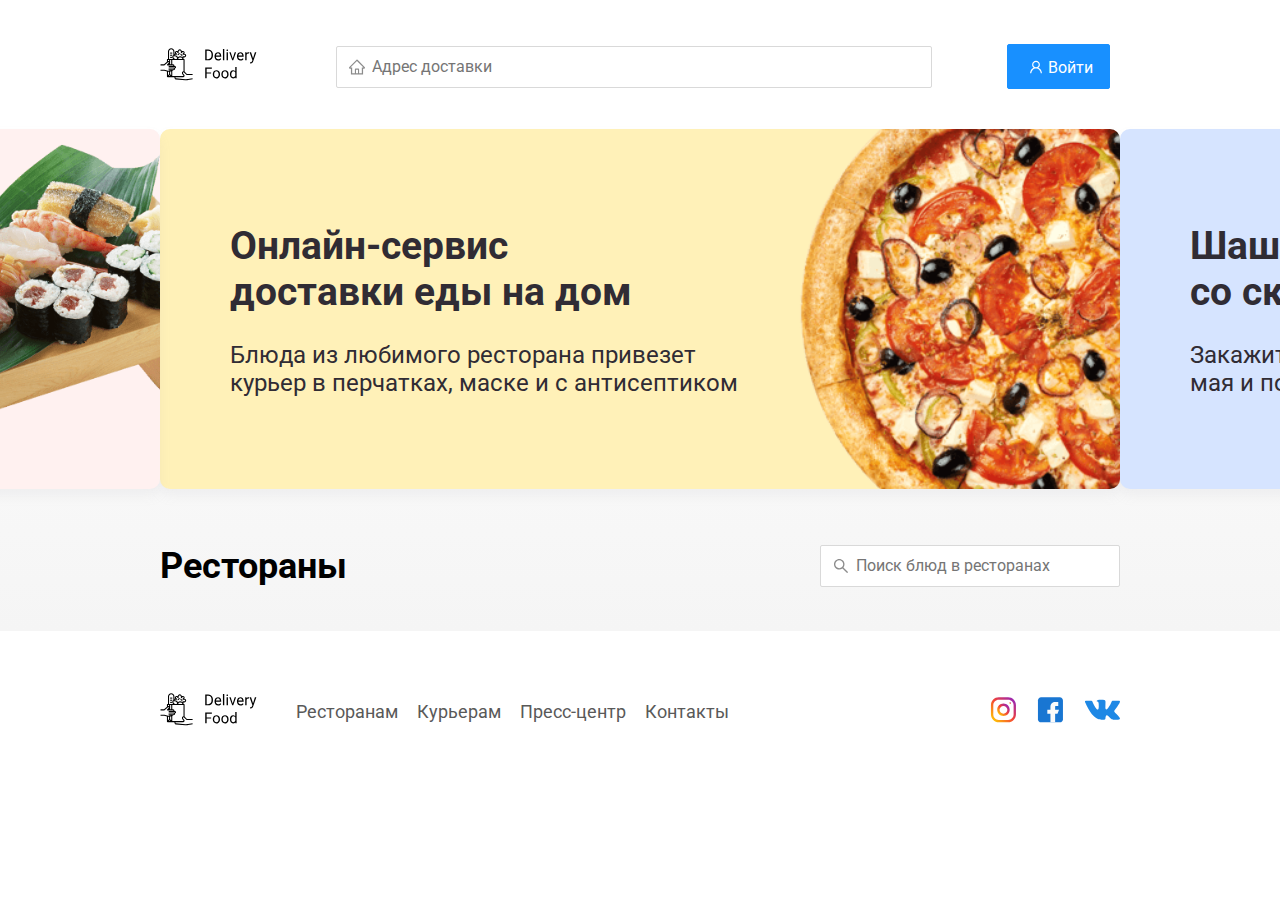
<file: index.html>
<!DOCTYPE html>
<html lang="ru">

<head>
	<meta charset="UTF-8" />
	<meta name="viewport" content="width=device-width, initial-scale=1.0" />
	<title>Food Delivery Service</title>
	<link rel="shortcut icon" href="favicon.ico" type="image/x-icon">

	<link href="https://fonts.googleapis.com/css?family=Roboto:400,700&display=swap&subset=cyrillic" rel="stylesheet" />

	<link rel="stylesheet" href="./assets/css/normalize.css" />
	<link rel="stylesheet" href="./assets/css/style.css" />

	<link rel="stylesheet" href="./assets/libs/chief-slider/chief-slider.css">
	<script defer src="./assets/libs/chief-slider/chief-slider.js"></script>
	
	<script defer src="./assets/js/slider.js"></script>
	<script defer src="./assets/js/auth.js"></script>
	<script defer src="./assets/js/search.js"></script>
	<script defer src="./assets/js/cart.js"></script>
	<script defer src="./assets/js/partners.js"></script>
	<script defer src="./assets/js/menu.js"></script>
</head>

<body>
	<div class="container">
		<header class="header">
			<a class="logo">
				<img src="assets/img/icon/logo.svg" alt="Logo" />
			</a>
			<label class="address">
				<input type="text" class="input input-address" placeholder="Адрес доставки" />
			</label>
			<div class="buttons">
				<div class="user-login">
					<span class="user-svg"></span>
					<span class="user-name"></span>
				</div>
				<button class="button button-primary button-auth">
					<span class="button-auth-svg"></span>
					<span class="button-text">Войти</span>
				</button>
				<button class="button button-cart" id="cart-button">
					<span class="button-cart-svg"></span>
					<span class="button-text">Корзина</span>
				</button>
				<button class="button button-primary button-out">
					<span class="button-text">Выйти</span>
					<span class="button-out-svg"></span>
				</button>
			</div>
		</header>
	</div>
	<!-- /.header  -->

	<main class="main">
		<div class="container">
			<section class="container-promo slider">
				<section class="slider__wrapper">
					<section class="slider__items">
						<section class="promo pizza slider__item">
							<h1 class="promo-title">Онлайн-сервис <br />доставки еды на дом</h1>
							<p class="promo-text">
								Блюда из любимого ресторана привезет курьер в перчатках, маске и с антисептиком
							</p>
						</section>
						<section class="promo kebab slider__item">
							<h1 class="promo-title">Шашлыки на майские <br> со скидкой 35%</h1>
							<p class="promo-text">
								Закажите шашлыки в любом ресторане до 10 мая и получите скидку по промокоду OMAGAD
							</p>
						</section>
						<section class="promo vegetables slider__item">
							<h1 class="promo-title">Скидка 20% на всю еду <br> по промокоду LOVE.JS</h1>
							<p class="promo-text">
								Блюдо из ресторана привезут вместе с двумя подарочными книгами по фронтенду
							</p>
						</section>
						<section class="promo sushi slider__item">
							<h1 class="promo-title">Сеты со скидкой до 30% <br> в ресторанах</h1>
							<p class="promo-text">
								Скидки на сеты до 30 мая по промокоду DADADA
							</p>
						</section>
					</section>
				</section>
			</section>
			<!-- /.promo-slider -->
			
			<section class="restaurants">
				<div class="section-heading">
					<h2 class="section-title">Рестораны</h2>
					<label class="search">
						<input type="text" class="input input-search" placeholder="Поиск блюд в ресторанах" value="" />
					</label>
				</div>
				<div class="cards cards-restaurants"></div>
				<!-- /.cards-restaurents -->
			</section>
			<section class="menu">
				<div class="section-heading">
					<h2 class="section-title restaurant-title"></h2>
					<div class="restaurant-info"></div>
				</div>
				<div class="cards cards-menu"></div>
				<!-- /.cards-menu -->
			</section>
		</div>
	</main>

	<footer class="footer">
		<div class="container">
			<div class="footer-block">
				<a class="logo">
					<img src="assets/img/icon/logo.svg" alt="logo" class="footer-logo" />
				</a>				
				<nav class="footer-nav">
					<a href="#" class="footer-link">Ресторанам </a>
					<a href="#" class="footer-link">Курьерам</a>
					<a href="#" class="footer-link">Пресс-центр</a>
					<a href="#" class="footer-link">Контакты</a>
				</nav>
				<div class="social-links">
					<a href="#" class="social-link"><img src="assets/img/social/instagram.svg" alt="instagram" /></a>
					<a href="#" class="social-link"><img src="assets/img/social/fb.svg" alt="facebook" /></a>
					<a href="#" class="social-link"><img src="assets/img/social/vk.svg" alt="vk" /></a>
				</div>
			</div>
			<!-- /.footer -->
		</div>
	</footer>

	<div class="modal modal-cart">
		<div class="modal-dialog">
			<div class="modal-header">
				<h3 class="modal-title">Корзина</h3>
				<button class="close">&times;</button>
			</div>
			<div class="modal-body"></div>
			<div class="modal-footer">
				<span class="modal-pricetag">0 ₽</span>
				<div class="footer-buttons">
					<button class="button button-primary">Оформить заказ</button>
					<button class="button clear-cart">Отмена</button>
				</div>
			</div>
		</div>
		<!-- /.modal-cart -->
	</div>

	<div class="modal-auth">
		<div class="modal-dialog modal-dialog-auth">
			<button class="close-auth">&times;</button>
			<form id="logInForm">
				<fieldset class="modal-body">
					<legend class="modal-title">Авторизация</legend>
					<label class="label-auth">
						<span>Логин</span>
						<input id="login" type="text">
					</label>
					<label class="label-auth">
						<span>Пароль</span>
						<input id="input-password" type="password" autocomplete="on">
					</label>
				</fieldset>
				<div class="modal-footer">
					<div class="footer-buttons">
						<button class="button button-primary button-login" type="submit">Войти</button>
					</div>
				</div>
			</form>
		</div>
		<!-- /.modal-auth -->
	</div>
</body>

</html>
</file>
<file: assets/css/style.css>
* {
    box-sizing: border-box;
}

body {
    font-family: "Roboto", sans-serif;
    padding-top: 44px;
}

a,
button {
    cursor: pointer;
    color: inherit;
}

.hide {
    display: none;
}

.container {
    max-width: 1200px;
    margin: auto;
}

.header {
    display: flex;
    align-items: center;
    justify-content: space-between;
    margin-bottom: 40px;
}

.input {
    background-color: #ffffff;
    border: 1px solid #d9d9d9;
    border-radius: 2px;
    font-size: 16px;
    line-height: 24px;
    padding: 8px 8px 8px 35px;
    background-repeat: no-repeat;
    background-position: left 11px center;
}

.address {
    flex: 0.8;
}
.input-address {
    width: 100%;
    background-image: url(../img/icon/home.svg);
}

.search {
    margin-left: auto;
}
.input-search {
    width: 300px;
    background-image: url(../img/icon/search.svg);
}

.buttons {
    display: flex;
    align-items: center;
}

.button {
    display: flex;
    align-items: center;
    padding: 8px 16px;
    background: #ffffff;
    border: 1px solid #d9d9d9;
    box-sizing: border-box;
    box-shadow: 0 0 2px rgba(0, 0, 0, 0.0015);
    border-radius: 2px;
    color: #595959;
    font-size: 16px;
    line-height: 24px;
}

.button:hover {
    background: #1890ff;
    border: 1px solid #1890ff;
    color: #fff;
}


.button-primary {
    background: #1890ff;
    border: 1px solid #1890ff;
    color: #fff;
    margin-right: 10px;
}

.button-primary:hover {
    background: #ffffff;
    border: 1px solid #d9d9d9;
    color: #595959;
}

.button-icon {
    margin-right: 6px;
}

.button-card-text {
    margin-right: 10px;
}

.button-auth {
    background-position: 20px 13px;
}
.button-auth .button-text {
    margin-top: 3px;
}

.button-primary .button-auth-svg {
    width: 24px;
    height: 24px;
    background-color: #fff;
    -webkit-mask: url("../img/icon/user.svg") no-repeat 50% 50%;
    mask: url("../img/icon/user.svg") no-repeat 50% 50%;
    background-repeat: no-repeat;
}

.button-primary:hover .button-auth-svg {
    background-color: #595959;
}

.button .button-cart-svg {
    width: 24px;
    height: 24px;
    background-color: #595959;
    -webkit-mask: url("../img/icon/shopping-cart.svg") no-repeat 50% 50%;
    mask: url("../img/icon/shopping-cart.svg") no-repeat 50% 50%;
    background-repeat: no-repeat;
}

.button-primary .button-cart-svg {
    background-color: #fff;
}

.button:hover .button-cart-svg {
    background-color: #fff;
}

.button-primary:hover .button-cart-svg {
    background-color: #595959;
}

.button-cart {
    display: none;
    margin: 0 5px;
}

.button-out {
    display: none;
    margin: 0 5px;
}

.user-login {
    display: none;
    margin-right: 20px;
}

.user-login .user-svg {
    width: 24px;
    height: 24px;
    background-color: #000000;
    -webkit-mask: url("../img/icon/user.svg") no-repeat 50% 50%;
    mask: url("../img/icon/user.svg") no-repeat 50% 50%;
    background-repeat: no-repeat;
}
.user-name {
    font-weight: bold;
    font-size: 18px;
    margin-top: 3px;
}

.promo-slider {
    width: 600px;
    height: 300px;
}

.promo {
    box-shadow: 0 7px 12px rgba(158, 158, 163, 0.1);
    border-radius: 10px;
    padding: 68px 70px;
    margin-bottom: 56px;
}

.pizza {
    background: #fff1b8 url(../img/promo/pizza.png) no-repeat top -100px right -250px / 830px
}

.kebab {
    background: #D6E4FF url(../img/promo/kebab.png) no-repeat top 45px right 40px / 450px;
}

.vegetables {
    background: #FFF566 url(../img/promo/vegetables.png) no-repeat top 0 right 0 / 825px
}

.sushi {
    background: #FFF1F0 url(../img/promo/sushi.png) no-repeat top 10px right 15px / 500px
}

.promo-title {
    font-style: normal;
    font-weight: bold;
    font-size: 39px;
    line-height: 46px;
    color: #302c34;
}

.promo-text {
    font-style: normal;
    font-weight: normal;
    font-size: 24px;
    line-height: 28px;
    color: #302c34;
    max-width: 538px;
}

.main {
    background: linear-gradient(180deg, rgba(245, 245, 245, 0) 1.04%, #f5f5f5 100%);
}

.section-heading {
    display: flex;
    align-items: center;
    margin-bottom: 44px;
}

.section-title {
    font-style: normal;
    font-weight: bold;
    font-size: 36px;
    line-height: 42px;
    margin: 0 30px 0 0;
    color: #000000;
}

.cards {
    display: flex;
    align-items: flex-start;
    justify-content: space-between;
    flex-wrap: wrap;
}

.card {
    background: #ffffff;
    box-shadow: 0 4px 12px rgba(0, 0, 0, 0.05);
    border-radius: 7px;
    overflow: hidden;
    margin-bottom: 30px;
    flex-basis: 31%;
    text-decoration: none;

}

.card-restaurant {
    cursor: pointer
}

.card-image {
    width: 100%;
    height: 250px;
    object-fit: cover;
}


.card-text {
    padding: 20px 23px 35px;
    min-height: 275px;
    display: flex;
    flex-direction: column;
}



.restaurants .card-text {
    min-height: auto;
}

.card-heading {
    display: flex;
    align-items: center;
    justify-content: space-between;
    margin-bottom: 10px;
}

.card-title {
    margin: 0;
    font-style: normal;
    font-weight: bold;
    font-size: 22px;
    line-height: 32px;
}

.card-title-reg {
    font-weight: 400;
}

.card-tag {
    font-style: normal;
    font-weight: normal;
    font-size: 12px;
    line-height: 20px;
    color: #ffffff;
    background: #262626;
    border-radius: 2px;
    padding: 1px 8px;
}

.card-info {
    display: flex;
    align-items: center;
    flex-wrap: wrap;
}

.card-buttons {
    display: flex;
    margin-top: 24px;
    flex-grow: 1;
    align-items: flex-end;
}

.card-price-bold {
    font-weight: bold;
    font-size: 20px;
    line-height: 32px;
    margin-left: 30px;
}

.rating {
    background-image: url("../img/icon/rating.svg");
    background-repeat: no-repeat;
    background-position: 0 7px;
    padding-left: 20px;
    margin-right: 26px;
    color: #ffc107;
    font-weight: bold;
    font-size: 18px;
    line-height: 32px;
}

.price,
.category {
    color: #8c8c8c;
    font-size: 18px;
    line-height: 32px;
}

.price {
    margin-right: 10px;
}

.ingredients {
    color: #8c8c8c;
    font-size: 18px;
    line-height: 21px;
}

.category {
    text-overflow: ellipsis;
    overflow: hidden;
    white-space: nowrap;
    max-width: 150px;
}

.price:after {
    content: "";
    width: 5px;
    height: 5px;
    background-color: #8c8c8c;
    display: inline-block;
    vertical-align: middle;
    border-radius: 50%;
    margin-left: 10px;
}

.footer {
    padding: 60px 0;
}

.footer-block {
    display: flex;
    align-items: center;
    justify-content: space-between;
}

.footer-nav {
    margin-left: 35px;
    margin-right: auto;
}

.footer-link {
    display: inline-block;
    color: #595959;
    font-style: normal;
    font-weight: normal;
    font-size: 18px;
    line-height: 21px;
    text-decoration: none;
}

.footer-link:not(:last-child) {
    margin-right: 15px;
}

.social-links {
    display: flex;
    align-items: center;
}

.social-link:not(:last-child) {
    margin-right: 21px;
}

.modal {
    position: fixed;
    left: 0;
    top: 0;
    width: 100%;
    height: 100%;
    background: rgba(0, 0, 0, 0.4);
    display: none;
    z-index: 999;
}

.modal-auth {
    position: fixed;
    left: 0;
    top: 0;
    width: 100%;
    height: 100%;
    background: rgba(0, 0, 0, 0.4);
    display: none;
    z-index: 999;
}

.is-open {
    display: flex;
}

.modal-dialog {
    max-width: 780px;
    width: 95%;
    background: #ffffff;
    border-radius: 5px;
    margin: auto;
    padding: 40px 45px;
}

.modal-dialog-auth {
    width: auto;
    position: relative;
}

.label-auth {
    display: block;
    margin: 30px;
}

.label-auth span {
    width: 80px;
    display: inline-block;
}

.modal-header {
    display: flex;
    align-items: center;
    justify-content: space-between;
    margin-bottom: 45px;
}

.modal-title {
    margin: 0;
    font-weight: bold;
    font-size: 36px;
    line-height: 42px;
}

.close {
    font-size: 36px;
    border: none;
    background-color: transparent;
}

.close-auth {
    font-size: 36px;
    border: none;
    background-color: transparent;
    position: absolute;
    top: 10px;
    right: 20px;
}

.modal-body {
    margin-bottom: 22px;
}

.food-row {
    display: flex;
    align-items: flex-start;
    justify-content: space-between;
    padding-bottom: 8px;
    border-bottom: 1px solid #d9d9d9;
    margin-bottom: 15px;
}

.food-name {
    font-weight: normal;
    font-size: 18px;
    line-height: 32px;
}

.food-price {
    margin-left: auto;
    margin-right: 47px;
    font-weight: bold;
    font-size: 20px;
    line-height: 32px;
}

.food-counter {
    display: flex;
    align-items: center;
}

.counter-button {
    display: flex;
    align-items: center;
    justify-content: center;
    width: 39px;
    height: 32px;
    background: #ffffff;
    border: 1px solid #40a9ff;
    box-sizing: border-box;
    border-radius: 2px;
    font-weight: normal;
    font-size: 14px;
    line-height: 22px;
    color: #40a9ff;
}

.counter-button:hover {
    background: #40a9ff;
    border: 1px solid #ffffff;
    color: #ffffff;
}

.counter {
    font-size: 16px;
    line-height: 24px;
    margin-left: 10px;
    margin-right: 10px;
}

.modal-footer {
    display: flex;
    align-items: center;
    justify-content: space-between;
}

.modal-auth .modal-footer {
    justify-content: flex-end;
}

.footer-buttons {
    display: flex;
    align-items: center;
}

.modal-pricetag {
    background: #262626;
    border-radius: 5px;
    color: #ffffff;
    padding: 15px 20px;
    font-size: 20px;
    line-height: 23px;
}

@media (max-width: 1366px) {
    .container {
        max-width: 960px;
    }

    .pizza {
        background-position: center right -300px;
        background-size: 750px;
    }


    .kebab {
        background-position: top -5px right -93px;
        background-size: 530px;
    }

    .vegetables {
        background-position: top 0 right -93px;
        background-size: 820px;
    }

    .sushi {
        background-position: center right -90px;
    }

    .rating {
        margin-right: 15px;
    }

    .category,
    .price {
        font-size: 14px;
    }
}

@media (max-width: 992px) {
    .container {
        max-width: 750px;
    }



    .pizza {
        padding: 50px;
        background-size: 500px;
        background-position: center right -200px;
    }


    .kebab {
        background-position: top 55px right -100px;
        background-size: 385px;
    }

    .vegetables {
        background-position: top 0 right -280px;
        background-size: 810px;
    }

    .sushi {
        background-position: top 30px right -175px;
    }



    .promo-text {
        font-size: 18px;
        max-width: 400px;
    }

    .card {
        flex-basis: 49%;
    }

    .footer-link {
        font-size: 16px;
    }
}

@media (max-width: 768px) {
    .container {
        max-width: 560px;
    }

    .card-info {
        flex-wrap: wrap;
    }

    .card .rating {
        flex-basis: 100%;
    }

    .card-title {
        font-size: 18px;
    }

    .card-text {
        min-height: 290px;
    }

    .card-price-bold {
        margin-left: 20px;
    }


    .pizza {
        background-size: 400px;
        background-position: bottom 50px right -200px;
    }


    .kebab {
        background-position: top -5px right -74px;
        background-size: 300px;
    }

    .vegetables {
        background-position: top 0 right -240px;
        background-size: 702px;
    }

    .sushi {
        background-position: top -24px right -75px;
        background-size: 302px;
    }

    .promo-title {
        font-size: 24px;
        line-height: 1.4;
    }

    .promo-text {
        margin-top: 0;
    }
}

@media (max-width: 578px) {
    .container {
        width: 90%;
    }

    .address {
        min-width: 100%;
        order: 1;
    }

    .header {
        flex-wrap: wrap;
    }

    .input-address {
        margin-top: 15px;
        order: 5;
        flex: 1;
    }

    .promo {
        background-image: none;
    }

    .promo-title {
        margin-bottom: 10px;
    }

    .section-title {
        font-size: 20px;
    }

    .card {
        flex-basis: 100%;
    }

    .card-text {
        min-height: auto;
    }

    .card-image {
        width: 100%;
    }

    .footer {
        padding: 30px 0;
    }

    .footer-block {
        align-items: flex-start;
    }

    .footer-nav {
        margin-left: 0;
        margin-right: 0;
        order: 0;
        display: flex;
        flex-direction: column;
    }

    .footer-logo {
        margin-right: 15px;
        order: 1;
    }

    .social-links {
        order: 2;
    }
}

@media (max-width: 480px) {
    .button-text {
        display: none;
    }

    .button-icon {
        margin: 0;
    }

    .user-login {
        margin: 10px;
    }

    .buttons {
        flex-wrap: wrap;
        margin-left: auto;
    }

    .button {
        min-height: 40px;
        padding: 5px 12px;

    }

    .button-out-svg {
        width: 24px;
        height: 24px;
        background-color: #fff;
        -webkit-mask: url(../img/icon/logout.svg) no-repeat 50% 50%;
        mask: url(../img/icon/logout.svg) no-repeat 50% 50%;
        background-repeat: no-repeat;
        -webkit-mask-size: 20px;
        mask-size: 20px;
    }

    .promo {
        padding: 20px;
    }

    .section-heading {
        flex-wrap: wrap;
    }

    .footer-block {
        flex-wrap: wrap;
        flex-direction: column;
        align-items: center;
    }

    .footer-logo {
        order: 0;
        margin-bottom: 20px;
    }

    .footer-nav {
        margin-bottom: 20px;
        text-align: center;
    }

    .footer-link:not(:last-child) {
        margin-right: 0;
    }
}
</file>
<file: assets/libs/chief-slider/chief-slider.css>
/*!
* chiefSlider
*   site: https://itchief.ru/javascript/slider
*   github: https://github.com/itchief/ui-components
*
* Copyright 2018-2021 Alexander Maltsev
* Licensed under MIT (https://github.com/itchief/ui-components/blob/master/LICENSE)
*/

.slider {
  position: relative;
}

.slider__container {
  overflow: hidden;
}

.slider__wrapper {
  /*overflow: hidden;*/
}

.slider__items {
  display: flex;
  transition: transform 0.5s ease;
}

.slider_disable-transition {
  transition: none;
}

.slider__item {
  flex: 0 0 100%;
  max-width: 100%;
  user-select: none;
}

/* кнопки влево и вправо */

.slider__control {
  position: absolute;
  top: 50%;
  display: flex;
  align-items: center;
  justify-content: center;
  width: 40px;
  color: #fff;
  text-align: center;
  height: 50px;
  transform: translateY(-50%);
  background: rgba(0, 0, 0, 0.2);
}

.slider__control_hide {
  display: none;
}

.slider__control[data-slide='prev'] {
  left: 0;
}

.slider__control[data-slide='next'] {
  right: 0;
}

.slider__control:hover,
.slider__control:focus {
  color: #fff;
  text-decoration: none;
  outline: 0;
  background: rgba(0, 0, 0, 0.3);
}

.slider__control::before {
  content: '';
  display: inline-block;
  width: 20px;
  height: 20px;
  background: transparent no-repeat center center;
  background-size: 100% 100%;
}

.slider__control[data-slide='prev']::before {
  background-image: url("data:image/svg+xml;charset=utf8,%3Csvg xmlns='http://www.w3.org/2000/svg' fill='%23fff' viewBox='0 0 8 8'%3E%3Cpath d='M5.25 0l-4 4 4 4 1.5-1.5-2.5-2.5 2.5-2.5-1.5-1.5z'/%3E%3C/svg%3E");
}

.slider__control[data-slide='next']::before {
  background-image: url("data:image/svg+xml;charset=utf8,%3Csvg xmlns='http://www.w3.org/2000/svg' fill='%23fff' viewBox='0 0 8 8'%3E%3Cpath d='M2.75 0l-1.5 1.5 2.5 2.5-2.5 2.5 1.5 1.5 4-4-4-4z'/%3E%3C/svg%3E");
}

/* индикаторы */

.slider__indicators {
  position: absolute;
  right: 0;
  bottom: 0;
  left: 0;
  z-index: 15;
  display: flex;
  justify-content: center;
  padding-left: 0;
  margin-right: 15%;
  margin-left: 15%;
  list-style: none;
  margin-top: 0;
  margin-bottom: 0;
}

.slider__indicators li {
  box-sizing: content-box;
  flex: 0 1 auto;
  width: 30px;
  height: 5px;
  margin-right: 3px;
  margin-left: 3px;
  text-indent: -999px;
  cursor: pointer;
  background-color: rgba(255, 255, 255, 0.5);
  background-clip: padding-box;
  border-top: 15px solid transparent;
  border-bottom: 15px solid transparent;
}

.slider__indicators li.active {
  background-color: rgba(255, 255, 255, 0.9);
}
</file>
